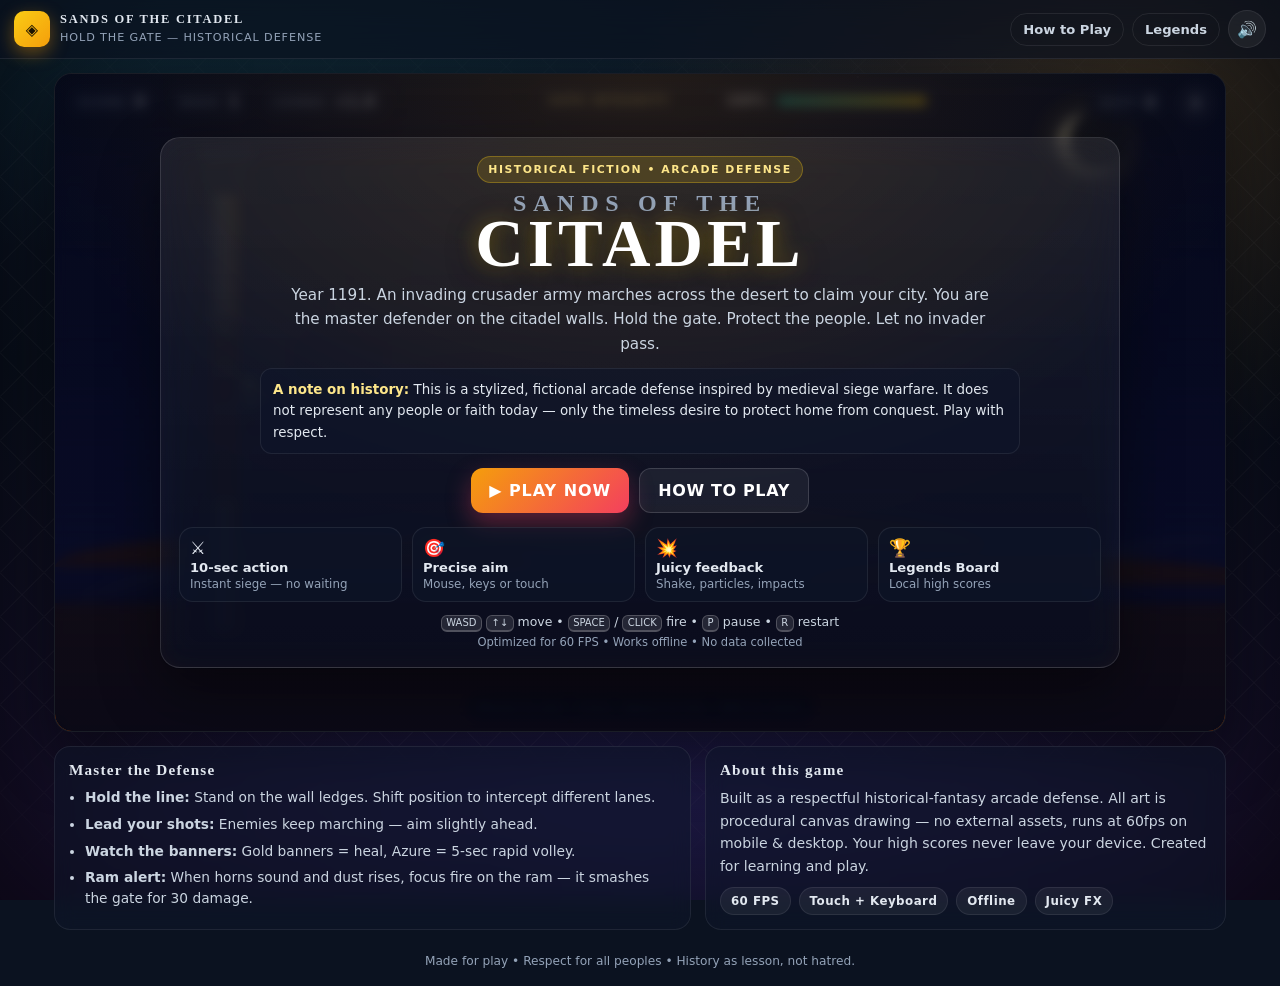
<file: app/index.html>
<!DOCTYPE html>
<html lang="en" dir="ltr">
<head>
  <meta charset="UTF-8" />
  <meta name="viewport" content="width=device-width, initial-scale=1.0, maximum-scale=1.0, user-scalable=no, viewport-fit=cover" />
  <title>Sands of the Citadel — Hold the Gate</title>
  <meta name="description" content="Defend your historic desert citadel from the siege. A fast, tactile arcade defense game." />
  <meta name="theme-color" content="#0f172a" />
  <meta name="apple-mobile-web-app-capable" content="yes" />
  <meta name="mobile-web-app-capable" content="yes" />
  <style>
/* ===== Sands of the Citadel — Style ===== */
:root{
  --bg:#0b1220;
  --panel:#0f172a;
  --sand:#fde68a;
  --sand-2:#f59e0b;
  --turq:#14b8a6;
  --turq-deep:#0f766e;
  --gold:#facc15;
  --indigo:#1e1b4b;
  --rose:#f43f5e;
  --muted:#94a3b8;
  --line:rgba(255,255,255,.08);
  --glass:rgba(255,255,255,.06);
  --glass2:rgba(255,255,255,.1);
  --shadow:0 24px 60px rgba(0,0,0,.45);
  --radius:18px;
}
*{box-sizing:border-box;margin:0;padding:0}
html{touch-action:manipulation; -webkit-text-size-adjust:100%;}
body{overscroll-behavior:none; -webkit-tap-highlight-color: transparent;}
canvas{touch-action:none;}
html,body{height:100%}
body{
  font-family:Inter, system-ui, -apple-system, Segoe UI, Roboto, sans-serif;
  background:var(--bg);
  color:#e2e8f0;
  overflow-x:hidden;
  -webkit-font-smoothing:antialiased;
}
button,input{font:inherit}
button{cursor:pointer}
kbd{font-family:inherit;background:rgba(255,255,255,.1);border:1px solid rgba(255,255,255,.2);border-bottom-width:2px;padding:.15em .45em;border-radius:6px;font-size:.8em}

/* Ambient BG */
.bg-wrap{position:fixed;inset:0;z-index:-2;pointer-events:none}
.bg-gradient{
  position:absolute;inset:0;
  background:
    radial-gradient(1200px 600px at 20% -10%, rgba(20,184,166,.18), transparent 60%),
    radial-gradient(900px 600px at 90% 10%, rgba(245,158,11,.18), transparent 60%),
    radial-gradient(800px 800px at 50% 100%, rgba(30,27,75,.9), transparent 70%),
    linear-gradient(180deg, #0f172a 0%, #0b1220 40%, #1a1030 100%);
}
.bg-pattern{
  position:absolute;inset:0;opacity:.07;
  background-image:
    linear-gradient(45deg, transparent 48%, rgba(255,255,255,.6) 49%, transparent 51%),
    linear-gradient(-45deg, transparent 48%, rgba(255,255,255,.6) 49%, transparent 51%);
  background-size:44px 44px;
  mask: linear-gradient(180deg, transparent, black 20%, black 80%, transparent);
}
.bg-vignette{position:absolute;inset:0;box-shadow:inset 0 0 180px rgba(0,0,0,.7)}

/* Topbar */
.topbar{
  position:sticky;top:0;z-index:20;
  display:flex;align-items:center;justify-content:space-between;
  gap:12px;padding:10px 14px;
  background:rgba(11,18,32,.6);backdrop-filter:blur(14px);
  border-bottom:1px solid var(--line);
}
.brand{display:flex;align-items:center;gap:10px;min-width:0}
.brand-icon{
  width:36px;height:36px;display:grid;place-items:center;border-radius:10px;
  background:linear-gradient(135deg, var(--gold), var(--sand-2));
  color:#1a1200;font-weight:900;box-shadow:0 6px 18px rgba(245,158,11,.4);
}
.brand-text strong{font-family:Cinzel, serif;letter-spacing:.14em;font-size:.78rem;display:block;line-height:1}
.brand-text span{font-size:.7rem;color:var(--muted);letter-spacing:.08em;text-transform:uppercase}
.topbar-actions{display:flex;gap:8px;align-items:center}
.ghost-btn{
  background:transparent;border:1px solid var(--line);color:#cbd5e1;
  padding:8px 12px;border-radius:999px;font-weight:600;font-size:.82rem;transition:.2s;
}
.ghost-btn:hover{background:var(--glass);color:#fff;border-color:rgba(255,255,255,.2)}
.ghost-btn.large{width:100%;border-radius:12px}
.icon-btn{
  width:38px;height:38px;border-radius:999px;border:1px solid var(--line);background:var(--glass);color:#fff;
  display:grid;place-items:center;font-size:1rem;
}
.icon-btn:hover{background:var(--glass2)}

/* Stage */
.stage{max-width:1200px;margin:0 auto;padding:14px;display:flex;flex-direction:column;gap:14px}
.game-frame{
  position:relative;width:100%;aspect-ratio:16/9;max-height:78vh;min-height:460px;
  background:#060a14;border-radius:var(--radius);overflow:hidden;
  box-shadow:var(--shadow);border:1px solid rgba(255,255,255,.08);
  isolation:isolate;
}
#gameCanvas{position:absolute;inset:0;width:100%;height:100%;display:block;image-rendering:optimizeSpeed}

/* HUD */
.hud{
  position:absolute;top:0;left:0;right:0;z-index:5;
  display:flex;align-items:flex-start;justify-content:space-between;gap:8px;
  padding:10px 10px 0 10px;pointer-events:none;
}
.hud > *{pointer-events:auto}
.hud-left,.hud-right{display:flex;gap:8px;align-items:center;flex-wrap:wrap}
.hud-center{flex:1;max-width:420px;display:flex;justify-content:center;padding:0 8px}
.stat.pill{
  display:flex;align-items:center;gap:8px;padding:8px 12px;border-radius:999px;
  background:rgba(15,23,42,.82);backdrop-filter:blur(10px);border:1px solid rgba(255,255,255,.1);
  box-shadow:0 8px 20px rgba(0,0,0,.3);
}
.stat .k{font-size:.68rem;letter-spacing:.14em;color:var(--muted);font-weight:700}
.stat b{font-size:.95rem;font-weight:900;letter-spacing:.02em}
.combo-pill{transition:.18s}
.combo-pill.hot{background:linear-gradient(135deg, #f59e0b, #f43f5e);border-color:rgba(255,255,255,.2);color:#fff}
.combo-pill.hot .k{color:rgba(255,255,255,.9)}
.gate-health{
  width:100%;background:rgba(15,23,42,.82);backdrop-filter:blur(10px);
  border:1px solid rgba(255,255,255,.1);border-radius:999px;padding:8px 12px;
  display:flex;align-items:center;gap:10px;
}
.gate-label{flex:1;display:flex;align-items:center;justify-content:space-between;gap:10px;min-width:0}
.gate-label span{font-size:.68rem;letter-spacing:.14em;font-weight:800;color:#fde68a;white-space:nowrap}
.gate-label small{font-weight:800;color:#fff}
.health-track{width:150px;height:10px;background:rgba(255,255,255,.12);border-radius:999px;overflow:hidden;position:relative;flex-shrink:0}
.health-fill{position:absolute;inset:0;width:100%;background:linear-gradient(90deg, #14b8a6, #facc15);transition:width .25s ease;box-shadow:0 0 12px rgba(20,184,166,.6)}
.health-fill.low{background:linear-gradient(90deg, #f59e0b, #f43f5e);box-shadow:0 0 12px rgba(244,63,94,.6)}
.health-fill.crit{background:linear-gradient(90deg, #f43f5e, #7f1d1d);animation:blink 0.6s infinite}
@keyframes blink{50%{opacity:.6}}
.health-glow{position:absolute;inset:0;background:linear-gradient(90deg, transparent, rgba(255,255,255,.25), transparent);transform:translateX(-100%);animation:glint 2.2s infinite}
@keyframes glint{to{transform:translateX(100%)}}
.pause-btn{
  width:38px;height:38px;border-radius:999px;border:1px solid rgba(255,255,255,.15);
  background:rgba(255,255,255,.08);color:#fff;font-size:1.1rem;display:grid;place-items:center;
  backdrop-filter:blur(10px);transition:.2s;
}
.pause-btn:hover{background:rgba(255,255,255,.15)}

/* Touch hint */
.touch-hint{
  position:absolute;bottom:10px;left:50%;transform:translateX(-50%);z-index:4;
  background:rgba(0,0,0,.55);backdrop-filter:blur(8px);border:1px solid rgba(255,255,255,.1);
  padding:6px 10px;border-radius:999px;font-size:.72rem;letter-spacing:.06em;color:#e2e8f0;white-space:nowrap;
  opacity:.9;
}

/* Touch controls */
.touch-controls{
  position:absolute;inset:0;z-index:3;pointer-events:none;display:none;
}
.touch-controls.visible{display:block}
.touch-pad{
  position:absolute;bottom:54px;background:rgba(15,23,42,.55);backdrop-filter:blur(12px);
  border:1px solid rgba(255,255,255,.12);border-radius:16px;padding:10px;pointer-events:auto;
}
.left-pad{left:10px;width:140px;display:flex;flex-direction:column;align-items:center;gap:6px}
.right-pad{right:10px;width:140px;display:flex;flex-direction:column;align-items:center;gap:8px}
.pad-label{font-size:.62rem;letter-spacing:.16em;font-weight:800;color:var(--muted)}
.pad-stick{width:64px;height:64px;border-radius:50%;background:rgba(255,255,255,.08);border:1px solid rgba(255,255,255,.12);position:relative}
.pad-stick::after{content:"";position:absolute;left:50%;top:50%;width:22px;height:22px;background:linear-gradient(135deg, var(--turq), var(--sand-2));border-radius:50%;transform:translate(-50%,-50%);box-shadow:0 6px 16px rgba(0,0,0,.4)}
.pad-arrows{display:grid;place-items:center;gap:4px}
.pad-arrows .row{display:flex;gap:12px}
.pad-arrows button{width:34px;height:34px;border-radius:10px;background:rgba(255,255,255,.08);border:1px solid rgba(255,255,255,.12);color:#fff;font-size:.8rem}
.fire-btn{
  width:100%;padding:12px;border-radius:12px;border:none;
  background:linear-gradient(135deg, var(--sand-2), var(--rose));color:#fff;font-weight:900;letter-spacing:.08em;
  box-shadow:0 8px 20px rgba(244,63,94,.3);transition:.15s;
}
.fire-btn:active{transform:scale(.98)}

.reticle{
  position:absolute;width:28px;height:28px;z-index:4;pointer-events:none;transform:translate(-50%,-50%);opacity:0;transition:opacity .2s;
}
.reticle span{
  position:absolute;inset:0;border:2px solid rgba(250,204,21,.95);border-radius:50%;box-shadow:0 0 10px rgba(250,204,21,.6), inset 0 0 6px rgba(250,204,21,.4);
}
.reticle span::before,.reticle span::after{
  content:"";position:absolute;background:rgba(250,204,21,.95);
}
.reticle span::before{left:50%;top:-6px;width:2px;height:8px;transform:translateX(-50%)}
.reticle span::after{top:50%;left:-6px;width:8px;height:2px;transform:translateY(-50%)}

/* Overlays */
.overlay{
  position:absolute;inset:0;z-index:6;background:radial-gradient(900px 600px at 50% 0%, rgba(245,158,11,.12), transparent 70%), linear-gradient(180deg, rgba(2,6,23,.72), rgba(2,6,23,.92));
  backdrop-filter:blur(6px);display:flex;align-items:center;justify-content:center;padding:14px;overflow:auto;
}
.overlay.hidden{display:none}
.overlay-inner{
  width:min(960px, 100%);max-height:92%;overflow:auto;
  background:linear-gradient(180deg, rgba(255,255,255,.08), rgba(255,255,255,.03));
  border:1px solid rgba(255,255,255,.12);border-radius:20px;padding:18px;
  box-shadow:var(--shadow);backdrop-filter:blur(16px);
}
.start-inner{text-align:center}
.badge{
  display:inline-block;padding:6px 10px;border-radius:999px;font-size:.68rem;letter-spacing:.14em;font-weight:800;
  background:rgba(250,204,21,.15);border:1px solid rgba(250,204,21,.3);color:#fde68a;
}
.title{margin:10px 0 6px;line-height:.9}
.title-line1{display:block;font-family:Cinzel, serif;font-weight:800;font-size:clamp(1rem, 2.8vw, 1.5rem);letter-spacing:.28em;color:#94a3b8}
.title-line2{display:block;font-family:Cinzel, serif;font-weight:800;font-size:clamp(2.2rem, 7vw, 4.2rem);letter-spacing:.06em;color:#fff;text-shadow:0 6px 30px rgba(0,0,0,.5), 0 0 22px rgba(250,204,21,.45)}
.subtitle{max-width:720px;margin:8px auto;color:#cbd5e1;font-size:.95rem;line-height:1.6}
.lore-box{max-width:760px;margin:12px auto;padding:10px 12px;border-radius:12px;background:rgba(15,23,42,.6);border:1px solid rgba(255,255,255,.08);text-align:left}
.lore-box p{font-size:.84rem;line-height:1.6;color:#e2e8f0}
.lore-box strong{color:#fde68a}
.cta-row{display:flex;gap:10px;justify-content:center;flex-wrap:wrap;margin:14px 0}
.primary-btn{
  appearance:none;border:none;padding:12px 18px;border-radius:12px;
  background:linear-gradient(135deg, #f59e0b, #f43f5e);color:#fff;font-weight:900;letter-spacing:.06em;
  box-shadow:0 10px 24px rgba(244,63,94,.35);transition:.18s;
}
.primary-btn:hover{transform:translateY(-1px);box-shadow:0 14px 30px rgba(244,63,94,.45)}
.primary-btn:active{transform:translateY(0)}
.primary-btn.pulse{animation:pulseBtn 1.8s infinite}
@keyframes pulseBtn{0%,100%{box-shadow:0 10px 24px rgba(244,63,94,.35)}50%{box-shadow:0 16px 36px rgba(245,158,11,.45)}}
.secondary-btn{
  padding:12px 18px;border-radius:12px;border:1px solid rgba(255,255,255,.15);background:rgba(255,255,255,.06);color:#fff;font-weight:800;letter-spacing:.04em;transition:.18s;
}
.secondary-btn:hover{background:rgba(255,255,255,.12)}
.feature-grid{display:grid;grid-template-columns:repeat(4,1fr);gap:10px;margin-top:10px;text-align:left}
.feat{background:rgba(15,23,42,.55);border:1px solid rgba(255,255,255,.08);border-radius:14px;padding:10px;display:flex;flex-direction:column;gap:2px}
.feat span{font-size:1.1rem}
.feat b{font-size:.82rem}
.feat em{font-style:normal;font-size:.74rem;color:var(--muted)}
.start-footer{margin-top:12px;display:flex;flex-direction:column;gap:6px;align-items:center}
.keys-line{font-size:.78rem;color:#cbd5e1}
.tiny{font-size:.72rem;color:var(--muted)}

/* Modals */
.modal{max-width:720px}
.modal h2{font-family:Cinzel, serif;letter-spacing:.08em;font-size:1.4rem;margin-bottom:6px}
.modal p{color:#cbd5e1;font-size:.9rem;line-height:1.5}
.how-grid{display:grid;grid-template-columns:repeat(3,1fr);gap:10px;margin:14px 0}
.how-card{background:rgba(15,23,42,.6);border:1px solid rgba(255,255,255,.08);border-radius:14px;padding:12px;text-align:left}
.how-ico{font-size:1.4rem;margin-bottom:6px}
.how-card h3{font-size:.92rem;margin-bottom:4px}
.how-card p{font-size:.82rem;color:#cbd5e1}
.how-actions{display:flex;gap:10px;justify-content:center;flex-wrap:wrap;margin-top:10px}
.stack{display:flex;flex-direction:column;gap:10px;margin-top:12px}
.pause-modal{text-align:center}
.toggle{display:flex;gap:8px;align-items:center;justify-content:center;margin-top:12px;font-size:.82rem;color:#cbd5e1}
.toggle input{accent-color:var(--sand-2)}

.over-modal{text-align:center}
.over-badge{display:inline-block;padding:6px 10px;border-radius:999px;background:rgba(244,63,94,.15);border:1px solid rgba(244,63,94,.3);color:#fecaca;font-weight:800;letter-spacing:.12em;font-size:.72rem}
.score-hero{display:flex;gap:12px;align-items:stretch;justify-content:center;flex-wrap:wrap;margin:12px 0}
.hero-score{
  min-width:180px;padding:14px;border-radius:16px;background:linear-gradient(135deg, rgba(245,158,11,.2), rgba(20,184,166,.2));
  border:1px solid rgba(255,255,255,.1);display:flex;flex-direction:column;align-items:center;gap:2px;
}
.hero-score span{font-size:.7rem;letter-spacing:.16em;color:var(--muted);font-weight:800}
.hero-score b{font-size:2.2rem;font-weight:900;letter-spacing:.02em}
.hero-stats{display:grid;grid-template-columns:repeat(2,1fr);gap:8px;flex:1;min-width:220px}
.hero-stats > div{background:rgba(15,23,42,.6);border:1px solid rgba(255,255,255,.06);border-radius:12px;padding:10px;text-align:left}
.hero-stats span{display:block;font-size:.68rem;letter-spacing:.12em;color:var(--muted);font-weight:700}
.hero-stats b{display:block;font-size:1.05rem;font-weight:900}
.name-entry{margin:12px 0;padding:12px;background:rgba(15,23,42,.6);border:1px solid rgba(255,255,255,.08);border-radius:12px}
.name-row{display:flex;gap:8px;justify-content:center;margin-top:8px;flex-wrap:wrap}
.name-row input{flex:1;min-width:160px;max-width:260px;padding:10px 12px;border-radius:10px;border:1px solid rgba(255,255,255,.15);background:rgba(255,255,255,.06);color:#fff}
.over-actions{display:flex;gap:10px;justify-content:center;flex-wrap:wrap;margin-top:10px}
.mini-board{margin-top:12px;text-align:left}

.board-table{display:grid;gap:6px;margin:10px 0}
.board-row{
  display:grid;grid-template-columns:40px 1fr 100px 90px 110px;gap:6px;align-items:center;
  padding:8px 10px;border-radius:10px;background:rgba(15,23,42,.6);border:1px solid rgba(255,255,255,.06);font-size:.85rem;
}
.board-row.head{background:transparent;border:none;color:var(--muted);font-weight:800;letter-spacing:.08em;font-size:.72rem}
.board-row.me{background:linear-gradient(135deg, rgba(245,158,11,.18), rgba(20,184,166,.12));border-color:rgba(250,204,21,.25)}
.board-actions{display:flex;gap:10px;justify-content:center;flex-wrap:wrap}

.below{display:grid;grid-template-columns:1.1fr .9fr;gap:14px}
.below-card{
  background:rgba(15,23,42,.5);border:1px solid var(--line);border-radius:16px;padding:14px;
  backdrop-filter:blur(10px);
}
.below-card h3{font-family:Cinzel, serif;letter-spacing:.08em;font-size:.95rem;margin-bottom:8px}
.below-card ul{padding-left:16px;display:grid;gap:6px;color:#cbd5e1;font-size:.86rem;line-height:1.5}
.below-card p{color:#cbd5e1;font-size:.88rem;line-height:1.6}
.pill-row{display:flex;gap:8px;flex-wrap:wrap;margin-top:10px}
.mini-pill{padding:6px 10px;border-radius:999px;background:rgba(255,255,255,.06);border:1px solid rgba(255,255,255,.08);font-size:.74rem;font-weight:700;letter-spacing:.04em}

.toast{
  position:absolute;left:50%;bottom:18%;transform:translateX(-50%);z-index:8;
  background:rgba(15,23,42,.9);border:1px solid rgba(255,255,255,.12);color:#fff;
  padding:10px 14px;border-radius:999px;font-weight:800;letter-spacing:.04em;font-size:.84rem;
  box-shadow:0 12px 28px rgba(0,0,0,.4);backdrop-filter:blur(10px);
}
.toast.hidden{display:none}

.footer{max-width:1200px;margin:0 auto;padding:10px 14px 18px;color:var(--muted);font-size:.76rem;text-align:center}

/* Responsive */
@media (max-width:900px){
  .feature-grid{grid-template-columns:repeat(2,1fr)}
  .how-grid{grid-template-columns:1fr}
  .below{grid-template-columns:1fr}
  .board-row{grid-template-columns:30px 1fr 80px 70px}
  .board-row span:nth-child(5){display:none}
  .hud-center{max-width:220px}
  .health-track{width:110px}
}
@media (max-width:640px){
  .topbar{padding:8px 10px}
  .brand-text span{display:none}
  .game-frame{aspect-ratio: 9/14;max-height:none;min-height:560px}
  .hud{flex-wrap:wrap}
  .hud-center{order:3;flex:1 1 100%;max-width:none}
  .gate-health{max-width:none}
  .touch-controls.visible{display:block}
  .touch-hint{font-size:.62rem;bottom:52px}
}
@media (hover:none) and (pointer:coarse){
  .touch-controls{display:block}
  .reticle{opacity:1}
}

/* Reduced motion */
@media (prefers-reduced-motion: reduce){
  .primary-btn.pulse{animation:none}
  .health-glow{animation:none}
}

</style>
  <!-- Fonts: system stack for offline 60fps, no external requests -->
</head>
<body>
  <!-- Ambient background -->
  <div class="bg-wrap" aria-hidden="true">
    <div class="bg-gradient"></div>
    <div class="bg-pattern"></div>
    <div class="bg-vignette"></div>
  </div>

  <!-- Top bar -->
  <header class="topbar">
    <div class="brand">
      <span class="brand-icon">◈</span>
      <div class="brand-text">
        <strong>SANDS OF THE CITADEL</strong>
        <span>Hold the Gate — Historical Defense</span>
      </div>
    </div>
    <div class="topbar-actions">
      <button id="btnHow" class="ghost-btn">How to Play</button>
      <button id="btnScoresTop" class="ghost-btn">Legends</button>
      <button id="btnSound" class="icon-btn" aria-label="Toggle sound">🔊</button>
    </div>
  </header>

  <main class="stage">
    <!-- Game frame -->
    <div class="game-frame" id="gameFrame">
      <canvas id="gameCanvas" width="1280" height="720" aria-label="Game canvas"></canvas>

      <!-- HUD -->
      <div class="hud">
        <div class="hud-left">
          <div class="stat pill">
            <span class="k">SCORE</span>
            <b id="hudScore">0</b>
          </div>
          <div class="stat pill">
            <span class="k">WAVE</span>
            <b id="hudWave">1</b>
          </div>
          <div class="stat pill combo-pill" id="comboPill">
            <span class="k">COMBO</span>
            <b id="hudCombo">×1.0</b>
          </div>
        </div>
        <div class="hud-center">
          <div class="gate-health">
            <div class="gate-label">
              <span>GATE INTEGRITY</span>
              <small id="hudHealthText">100%</small>
            </div>
            <div class="health-track">
              <div class="health-fill" id="healthFill" style="width:100%"></div>
              <div class="health-glow"></div>
            </div>
          </div>
        </div>
        <div class="hud-right">
          <div class="stat pill subtle">
            <span class="k">BEST</span>
            <b id="hudBest">0</b>
          </div>
          <button id="btnPause" class="pause-btn" aria-label="Pause">⏸︎</button>
        </div>
      </div>

      <!-- Touch controls hint -->
      <div class="touch-hint" id="touchHint">DRAG to aim • TAP right side to fire • SWIPE left side to move</div>

      <!-- On-screen touch pads (shown on touch) -->
      <div class="touch-controls" id="touchControls">
        <div class="touch-pad left-pad" id="movePad">
          <div class="pad-label">MOVE</div>
          <div class="pad-stick" id="moveStick"></div>
          <div class="pad-arrows">
            <button data-mv="up">▲</button>
            <div class="row"><button data-mv="left">◀</button><button data-mv="right">▶</button></div>
            <button data-mv="down">▼</button>
          </div>
        </div>
        <div class="touch-pad right-pad" id="firePad">
          <div class="pad-label">AIM & FIRE</div>
          <button id="fireBtn" class="fire-btn">⟢ FIRE</button>
          <div class="pad-sub">Hold or tap</div>
        </div>
      </div>

      <!-- Aim reticle -->
      <div class="reticle" id="reticle" aria-hidden="true"><span></span></div>

      <!-- Start Screen -->
      <section class="overlay start-overlay" id="startScreen">
        <div class="overlay-inner start-inner">
          <div class="badge">HISTORICAL FICTION • ARCADE DEFENSE</div>
          <h1 class="title">
            <span class="title-line1">SANDS OF THE</span>
            <span class="title-line2">CITADEL</span>
          </h1>
          <p class="subtitle">Year 1191. An invading crusader army marches across the desert to claim your city. You are the master defender on the citadel walls. Hold the gate. Protect the people. Let no invader pass.</p>
          
          <div class="lore-box">
            <p><strong>A note on history:</strong> This is a stylized, fictional arcade defense inspired by medieval siege warfare. It does not represent any people or faith today — only the timeless desire to protect home from conquest. Play with respect.</p>
          </div>

          <div class="cta-row">
            <button id="btnPlay" class="primary-btn pulse">▶ PLAY NOW</button>
            <button id="btnHow2" class="secondary-btn">HOW TO PLAY</button>
          </div>

          <div class="feature-grid">
            <div class="feat"><span>⚔️</span><b>10-sec action</b><em>Instant siege — no waiting</em></div>
            <div class="feat"><span>🎯</span><b>Precise aim</b><em>Mouse, keys or touch</em></div>
            <div class="feat"><span>💥</span><b>Juicy feedback</b><em>Shake, particles, impacts</em></div>
            <div class="feat"><span>🏆</span><b>Legends Board</b><em>Local high scores</em></div>
          </div>

          <div class="start-footer">
            <div class="keys-line"><kbd>WASD</kbd> <kbd>↑↓</kbd> move • <kbd>SPACE</kbd> / <kbd>CLICK</kbd> fire • <kbd>P</kbd> pause • <kbd>R</kbd> restart</div>
            <div class="tiny">Optimized for 60 FPS • Works offline • No data collected</div>
          </div>
        </div>
      </section>

      <!-- How to Play -->
      <section class="overlay hidden" id="howScreen">
        <div class="overlay-inner modal">
          <h2>How to Defend</h2>
          <div class="how-grid">
            <div class="how-card">
              <div class="how-ico">🛡️</div>
              <h3>Your Duty</h3>
              <p>Enemies march from the desert toward the citadel gate (left). If they reach it, the gate loses integrity. At 0%, the city falls.</p>
            </div>
            <div class="how-card">
              <div class="how-ico">🏹</div>
              <h3>Shoot</h3>
              <p><b>Desktop:</b> Move mouse to aim, click or <kbd>SPACE</kbd> to fire. <kbd>W/S</kbd> or <kbd>↑/↓</kbd> to move along the wall.<br><b>Mobile:</b> Drag right side to aim, tap <em>Fire</em>. Use left pad to move.</p>
            </div>
            <div class="how-card">
              <div class="how-ico">🔥</div>
              <h3>Score & Combo</h3>
              <p>Chain hits without missing to build combo ×2.0, ×3.0… Headshots give +50. Every 5 waves you face a ram! Collect falling banners for heal & rapid fire.</p>
            </div>
          </div>
          <div class="how-actions">
            <button class="primary-btn" id="btnHowPlay">UNDERSTOOD — TO BATTLE</button>
            <button class="secondary-btn" id="btnHowClose">Close</button>
          </div>
        </div>
      </section>

      <!-- Pause -->
      <section class="overlay hidden" id="pauseScreen">
        <div class="overlay-inner modal pause-modal">
          <h2>⏸ Paused</h2>
          <p>Take a breath, defender. The siege can wait a moment.</p>
          <div class="stack">
            <button id="btnResume" class="primary-btn">RESUME (P)</button>
            <button id="btnRestart1" class="secondary-btn">RESTART (R)</button>
            <button id="btnHome1" class="ghost-btn large">EXIT TO MENU</button>
          </div>
          <label class="toggle"><input type="checkbox" id="chkReduceMotion"> Reduce motion & particles</label>
        </div>
      </section>

      <!-- Game Over -->
      <section class="overlay hidden" id="overScreen">
        <div class="overlay-inner modal over-modal">
          <div class="over-badge" id="overBadge">THE GATE HAS FALLEN</div>
          <h2 id="overTitle">City Held for Glory</h2>
          <div class="score-hero">
            <div class="hero-score">
              <span>SCORE</span>
              <b id="overScore">0</b>
            </div>
            <div class="hero-stats">
              <div><span>Wave reached</span><b id="overWave">1</b></div>
              <div><span>Enemies stopped</span><b id="overKills">0</b></div>
              <div><span>Accuracy</span><b id="overAcc">0%</b></div>
              <div><span>Best combo</span><b id="overCombo">×1</b></div>
            </div>
          </div>

          <div class="name-entry" id="nameEntry">
            <p>🎉 New legend! Enter your name for the Hall of Defenders:</p>
            <div class="name-row">
              <input id="nameInput" maxlength="14" placeholder="Your name" autocomplete="off" />
              <button id="btnSaveScore" class="primary-btn">Save</button>
            </div>
          </div>

          <div class="over-actions">
            <button id="btnAgain" class="primary-btn pulse">↻ PLAY AGAIN (R)</button>
            <button id="btnHome2" class="secondary-btn">MENU</button>
          </div>

          <div class="mini-board" id="miniBoard"></div>
        </div>
      </section>

      <!-- Leaderboard -->
      <section class="overlay hidden" id="boardScreen">
        <div class="overlay-inner modal board-modal">
          <h2>🏆 Hall of Defenders</h2>
          <p>Top defenders of the citadel — stored only on this device.</p>
          <div id="boardTable" class="board-table"></div>
          <div class="board-actions">
            <button id="btnBoardClose" class="secondary-btn">Close</button>
            <button id="btnBoardClear" class="ghost-btn danger">Clear Scores</button>
          </div>
        </div>
      </section>

      <!-- Floating messages -->
      <div id="toast" class="toast hidden"></div>
    </div>

    <!-- Below-canvas info -->
    <div class="below">
      <div class="below-card">
        <h3>Master the Defense</h3>
        <ul>
          <li><b>Hold the line:</b> Stand on the wall ledges. Shift position to intercept different lanes.</li>
          <li><b>Lead your shots:</b> Enemies keep marching — aim slightly ahead.</li>
          <li><b>Watch the banners:</b> Gold banners = heal, Azure = 5-sec rapid volley.</li>
          <li><b>Ram alert:</b> When horns sound and dust rises, focus fire on the ram — it smashes the gate for 30 damage.</li>
        </ul>
      </div>
      <div class="below-card">
        <h3>About this game</h3>
        <p>Built as a respectful historical-fantasy arcade defense. All art is procedural canvas drawing — no external assets, runs at 60fps on mobile & desktop. Your high scores never leave your device. Created for learning and play.</p>
        <div class="pill-row"><span class="mini-pill">60 FPS</span><span class="mini-pill">Touch + Keyboard</span><span class="mini-pill">Offline</span><span class="mini-pill">Juicy FX</span></div>
      </div>
    </div>
  </main>

  <footer class="footer">
    <span>Made for play • Respect for all peoples • History as lesson, not hatred.</span>
  </footer>

  <script>
/* Sands of the Citadel — Core Engine
   Vanilla JS Canvas, 60fps, pooled objects, procedural rendering
*/
const canvas = document.getElementById('gameCanvas');
const ctx = canvas.getContext('2d');
const gameFrame = document.getElementById('gameFrame');
const hudScore = document.getElementById('hudScore');
const hudWave = document.getElementById('hudWave');
const hudCombo = document.getElementById('hudCombo');
const comboPill = document.getElementById('comboPill');
const hudHealthText = document.getElementById('hudHealthText');
const hudBest = document.getElementById('hudBest');
const healthFill = document.getElementById('healthFill');
const reticle = document.getElementById('reticle');
const touchHint = document.getElementById('touchHint');
const touchControls = document.getElementById('touchControls');
const toastEl = document.getElementById('toast');

// Overlays
const startScreen = document.getElementById('startScreen');
const howScreen = document.getElementById('howScreen');
const pauseScreen = document.getElementById('pauseScreen');
const overScreen = document.getElementById('overScreen');
const boardScreen = document.getElementById('boardScreen');

// Buttons
const btnPlay = document.getElementById('btnPlay');
const btnHow = document.getElementById('btnHow');
const btnHow2 = document.getElementById('btnHow2');
const btnHowPlay = document.getElementById('btnHowPlay');
const btnHowClose = document.getElementById('btnHowClose');
const btnScoresTop = document.getElementById('btnScoresTop');
const btnPause = document.getElementById('btnPause');
const btnResume = document.getElementById('btnResume');
const btnRestart1 = document.getElementById('btnRestart1');
const btnHome1 = document.getElementById('btnHome1');
const btnAgain = document.getElementById('btnAgain');
const btnHome2 = document.getElementById('btnHome2');
const btnSaveScore = document.getElementById('btnSaveScore');
const btnBoardClose = document.getElementById('btnBoardClose');
const btnBoardClear = document.getElementById('btnBoardClear');
const btnSound = document.getElementById('btnSound');
const nameInput = document.getElementById('nameInput');
const nameEntry = document.getElementById('nameEntry');
const chkReduce = document.getElementById('chkReduceMotion');

// HUD board
const overScoreEl = document.getElementById('overScore');
const overWaveEl = document.getElementById('overWave');
const overKillsEl = document.getElementById('overKills');
const overAccEl = document.getElementById('overAcc');
const overComboEl = document.getElementById('overCombo');
const overBadge = document.getElementById('overBadge');
const overTitle = document.getElementById('overTitle');
const miniBoard = document.getElementById('miniBoard');
const boardTable = document.getElementById('boardTable');

// ----- Constants -----
const LOG_W = 1280;
const LOG_H = 720;
const WALL_X = 185;
const WALL_TOP = 128;
const WALL_BOT = 612;
const GATE_Y = LOG_H/2;
const GATE_W = 22;
const GATE_H = 210;

// Game state
let phase = 'start'; // start, playing, paused, over
let score = 0;
let wave = 1;
let gateHealth = 100;
let gateMax = 100;
let kills = 0;
let shots = 0;
let hits = 0;
let combo = 0;
let comboTimer = 0;
let bestCombo = 0;
let spawnTimer = 0;
let spawnInterval = 1.15;
let waveKills = 0;
let elapsed = 0;
let difficulty = 1;
let isMuted = false;
let reduceMotion = false;

// Player
const player = {
  x: WALL_X + 28,
  y: LOG_H/2,
  vy: 0,
  w: 32, h: 52,
  cooldown: 0,
  aimX: LOG_W*0.6,
  aimY: LOG_H/2,
  rapid: 0,
};

// Pools
let enemies = [];
let arrows = [];
let particles = [];
let pickups = [];
let floaters = [];

// Input
const keys = new Set();
let pointer = { x: LOG_W*0.6, y: LOG_H/2, down:false, active:false };
let moveDir = { x:0, y:0 };
let fireHeld = false;

// Shake & effects
let shake = 0;
let shakeDecay = 0.92;
let hitStop = 0;

// High scores
const LS_KEY = 'citadel_legends_v2';
const LS_BEST = 'citadel_best_v2';
let highScores = loadScores();
let bestScore = parseInt(localStorage.getItem(LS_BEST)||'0',10);
hudBest.textContent = bestScore.toLocaleString();

// Audio
let audioCtx = null;
function ensureAudio(){
  if(audioCtx) return;
  try{ audioCtx = new (window.AudioContext||window.webkitAudioContext)(); }catch{}
}
function tone(freq, dur, type='sine', gain=0.18, slideTo){
  if(isMuted || !audioCtx || reduceMotion) return;
  const t = audioCtx.currentTime;
  const o = audioCtx.createOscillator();
  const g = audioCtx.createGain();
  o.type = type; o.frequency.value = freq;
  o.connect(g); g.connect(audioCtx.destination);
  g.gain.setValueAtTime(gain, t);
  g.gain.exponentialRampToValueAtTime(0.0001, t+dur);
  if(slideTo){ o.frequency.linearRampToValueAtTime(slideTo, t+dur*0.9); }
  o.start(t); o.stop(t+dur+0.02);
}
function noiseBurst(dur=0.18, gain=0.22){
  if(isMuted || !audioCtx || reduceMotion) return;
  const t = audioCtx.currentTime;
  const bufferSize = Math.floor(audioCtx.sampleRate*dur);
  const buffer = audioCtx.createBuffer(1, bufferSize, audioCtx.sampleRate);
  const data = buffer.getChannelData(0);
  for(let i=0;i<bufferSize;i++) data[i]=(Math.random()*2-1)*Math.pow(1-i/bufferSize,1.2);
  const src = audioCtx.createBufferSource(); src.buffer=buffer;
  const g = audioCtx.createGain(); g.gain.value=gain;
  const f = audioCtx.createBiquadFilter(); f.type='lowpass'; f.frequency.value=1800;
  src.connect(f); f.connect(g); g.connect(audioCtx.destination);
  g.gain.exponentialRampToValueAtTime(0.0001, t+dur);
  src.start(t);
}
const SFX = {
  shoot(){ ensureAudio(); tone(860,0.12,'triangle',0.16,420); setTimeout(()=>tone(1200,0.06,'sine',0.08),30); },
  hit(){ ensureAudio(); tone(220,0.16,'square',0.12,90); noiseBurst(0.1,0.12); },
  gate(){ ensureAudio(); tone(110,0.35,'sawtooth',0.2, 60); noiseBurst(0.25,0.18); },
  pickup(){ ensureAudio(); tone(520,0.12,'sine',0.14,780); setTimeout(()=>tone(880,0.14,'sine',0.12),80); },
  ramHorn(){ ensureAudio(); tone(180,0.5,'triangle',0.18, 120); setTimeout(()=>tone(140,0.7,'sawtooth',0.16),240); },
  over(){ ensureAudio(); tone(440,0.3,'sine',0.14, 330); setTimeout(()=>tone(330,0.4,'triangle',0.14, 220),180); setTimeout(()=>tone(220,0.6,'sine',0.12),380); },
  click(){ ensureAudio(); tone(700,0.08,'sine',0.08,900); }
};

// Utilities
function clamp(v,a,b){return Math.max(a,Math.min(b,v));}
function lerp(a,b,t){return a+(b-a)*t;}
function rand(a,b){return a+Math.random()*(b-a);}
function choice(a){return a[Math.floor(Math.random()*a.length)];}

// Load/Save scores
function loadScores(){
  try{ const v=JSON.parse(localStorage.getItem(LS_KEY)||'[]'); return Array.isArray(v)?v:[]; }catch{ return []; }
}
function saveScores(){
  localStorage.setItem(LS_KEY, JSON.stringify(highScores));
  const best = highScores[0]?.score||0;
  localStorage.setItem(LS_BEST, String(best));
  hudBest.textContent = String(best);
}
function addScore(name, scoreVal, waveVal, killsVal){
  highScores.push({name: (name||'Defender').slice(0,14), score:scoreVal, wave:waveVal, kills:killsVal, date: new Date().toLocaleDateString()});
  highScores.sort((a,b)=>b.score-a.score);
  highScores = highScores.slice(0,10);
  saveScores();
}
function renderBoard(container, highlightScore=null){
  if(highScores.length===0){
    container.innerHTML = `<div style="padding:14px;text-align:center;color:var(--muted)">No legends yet — be the first to hold the gate!</div>`;
    return;
  }
  let html = `<div class="board-row head"><div>#</div><div>Name</div><div>Score</div><div>Wave</div><div>Date</div></div>`;
  highScores.forEach((s,i)=>{
    const me = highlightScore!==null && s.score===highlightScore ? ' me':'';
    html += `<div class="board-row${me}"><div>${i+1}</div><div>${escapeHtml(s.name)}</div><div><b>${s.score.toLocaleString()}</b></div><div>W${s.wave}</div><div>${s.date}</div></div>`;
  });
  container.innerHTML = html;
}
function escapeHtml(s){ return s.replace(/[&<>"']/g, c=>({ '&':'&amp;','<':'&lt;','>':'&gt;','"':'&quot;',"'":'&#39;'}[c])); }
function showToast(msg, ms=1600){
  toastEl.textContent = msg;
  toastEl.classList.remove('hidden');
  clearTimeout(showToast._t);
  showToast._t = setTimeout(()=>toastEl.classList.add('hidden'), ms);
}

// ----- Coordinate mapping -----
function toLogical(e){
  const rect = canvas.getBoundingClientRect();
  const sx = LOG_W / rect.width;
  const sy = LOG_H / rect.height;
  return {
    x: (e.clientX - rect.left)*sx,
    y: (e.clientY - rect.top)*sy
  };
}
function updateReticle(){
  // Position reticle DOM element to mirror pointer
  const rect = canvas.getBoundingClientRect();
  const rx = (player.aimX / LOG_W)*rect.width;
  const ry = (player.aimY / LOG_H)*rect.height;
  reticle.style.left = (rect.left + rx - gameFrame.getBoundingClientRect().left) + 'px'; // will be repositioned relative to gameFrame? Actually reticle is absolute inside gameFrame
  // Simpler: set inside gameFrame coords as %
  reticle.style.left = (player.aimX / LOG_W * 100) + '%';
  reticle.style.top = (player.aimY / LOG_H * 100) + '%';
  reticle.style.opacity = phase==='playing' ? '1' : '0';
}
function refreshDPR(){
  const dpr = Math.min(2, window.devicePixelRatio||1);
  canvas.width = LOG_W * dpr;
  canvas.height = LOG_H * dpr;
  canvas.style.width = '100%';
  canvas.style.height = '100%';
  ctx.setTransform(dpr,0,0,dpr,0,0);
}
window.addEventListener('resize', ()=>{ refreshDPR(); updateReticle(); });
refreshDPR();

// ----- Input handlers -----
canvas.addEventListener('pointerdown', e=>{
  ensureAudio();
  canvas.setPointerCapture(e.pointerId);
  const p = toLogical(e);
  pointer.x=p.x; pointer.y=p.y; pointer.down=true; pointer.active=true;
  player.aimX = p.x; player.aimY = p.y;
  updateReticle();
  if(phase==='playing'){
    // If clicking on left third, treat as move hint not aim? But we allow aim anywhere.
    // Prevent firing if over HUD? Simple fire on down
    // We'll fire via main loop hold handling; give instant shot
    tryShoot();
  }
});
canvas.addEventListener('pointermove', e=>{
  if(!pointer.active && phase!=='playing') return;
  const p = toLogical(e);
  pointer.x=p.x; pointer.y=p.y;
  player.aimX = p.x; player.aimY = p.y;
  updateReticle();
});
canvas.addEventListener('pointerup', e=>{
  pointer.down=false;
  // keep active for aim
});
canvas.addEventListener('pointercancel', ()=>{ pointer.down=false; });
window.addEventListener('keydown', e=>{
  const k = e.key.toLowerCase();
  keys.add(k);
  if(k==='p' || k===' ' && e.code==='Space' && phase==='playing' && e.target===document.body) { /* handled */ }
  if(k==='p'){
    if(phase==='playing'){ setPaused(true); }
    else if(phase==='paused'){ setPaused(false); }
  }
  if(k==='r'){
    if(phase==='paused' || phase==='over'){ startGame(); }
  }
  if(k===' ' || k==='spacebar'){
    if(phase==='playing') { e.preventDefault(); tryShoot(); }
  }
  if(k==='escape'){
    if(phase==='paused'){ setPaused(false); }
    else if(phase==='playing'){ setPaused(true); }
    else if(!howScreen.classList.contains('hidden') || !boardScreen.classList.contains('hidden') || !overScreen.classList.contains('hidden')){
      howScreen.classList.add('hidden'); boardScreen.classList.add('hidden');
      if(phase==='over'){} else if(phase==='start'){}
    }
  }
});
window.addEventListener('keyup', e=>{ keys.delete(e.key.toLowerCase()); });

// Touch pads
const moveButtons = document.querySelectorAll('[data-mv]');
moveButtons.forEach(btn=>{
  const handler = (e)=>{
    e.preventDefault();
    const mv = btn.dataset.mv;
    // set moveDir
    if(mv==='up') moveDir.y = -1;
    if(mv==='down') moveDir.y = 1;
    if(mv==='left') moveDir.x = -1;
    if(mv==='right') moveDir.x = 1;
    SFX.click();
  };
  btn.addEventListener('touchstart', handler, {passive:false});
  btn.addEventListener('mousedown', handler);
  btn.addEventListener('touchend', ()=>{ moveDir={x:0,y:0}; });
  btn.addEventListener('mouseup', ()=>{ moveDir={x:0,y:0}; });
  btn.addEventListener('mouseleave', ()=>{ moveDir={x:0,y:0}; });
});
document.getElementById('fireBtn').addEventListener('touchstart', e=>{ e.preventDefault(); fireHeld=true; ensureAudio(); }, {passive:false});
document.getElementById('fireBtn').addEventListener('touchend', e=>{ e.preventDefault(); fireHeld=false; });
document.getElementById('fireBtn').addEventListener('mousedown', ()=>{ fireHeld=true; });
document.getElementById('fireBtn').addEventListener('mouseup', ()=>{ fireHeld=false; });

// Buttons
btnPlay.addEventListener('click', ()=>{ SFX.click(); startGame(); });
btnHow.addEventListener('click', ()=>{ SFX.click(); howScreen.classList.remove('hidden'); });
btnHow2.addEventListener('click', ()=>{ SFX.click(); howScreen.classList.remove('hidden'); });
btnHowPlay.addEventListener('click', ()=>{ SFX.click(); howScreen.classList.add('hidden'); if(phase==='start') startGame(); });
btnHowClose.addEventListener('click', ()=>{ howScreen.classList.add('hidden'); });
btnScoresTop.addEventListener('click', ()=>{ SFX.click(); boardScreen.classList.remove('hidden'); renderBoard(boardTable); });
btnPause.addEventListener('click', ()=>{ SFX.click(); if(phase==='playing') setPaused(true); });
btnResume.addEventListener('click', ()=>{ SFX.click(); setPaused(false); });
btnRestart1.addEventListener('click', ()=>{ SFX.click(); startGame(); });
btnHome1.addEventListener('click', ()=>{ SFX.click(); goHome(); });
btnAgain.addEventListener('click', ()=>{ SFX.click(); startGame(); });
btnHome2.addEventListener('click', ()=>{ SFX.click(); goHome(); });
btnSaveScore.addEventListener('click', saveName);
nameInput.addEventListener('keydown', e=>{ if(e.key==='Enter') saveName(); });
btnBoardClose.addEventListener('click', ()=> boardScreen.classList.add('hidden'));
btnBoardClear.addEventListener('click', ()=>{
  if(confirm('Clear all local legends?')){
    highScores=[]; saveScores(); renderBoard(boardTable); renderBoard(miniBoard);
    showToast('Legends cleared');
  }
});
btnSound.addEventListener('click', ()=>{
  isMuted = !isMuted;
  btnSound.textContent = isMuted ? '🔇' : '🔊';
  btnSound.style.opacity = isMuted ? '0.6' : '1';
  showToast(isMuted ? 'Sound muted' : 'Sound on');
});
chkReduce.addEventListener('change', ()=>{ reduceMotion = chkReduce.checked; showToast(reduceMotion ? 'Reduced motion on' : 'Motion effects on'); });
document.getElementById('movePad').addEventListener('touchmove', e=>{ e.preventDefault(); }, {passive:false});


// ----- Game flow -----
function goHome(){
  phase='start';
  pauseScreen.classList.add('hidden');
  overScreen.classList.add('hidden');
  boardScreen.classList.add('hidden');
  startScreen.classList.remove('hidden');
  resetWorld(true);
  hudWave.textContent = '1';
  updateHUD();
}
function setPaused(v){
  if(phase==='over' || phase==='start') return;
  if(v){
    phase='paused';
    pauseScreen.classList.remove('hidden');
  } else {
    phase='playing';
    pauseScreen.classList.add('hidden');
  }
}
function resetWorld(showStart){
  score=0; wave=1; gateHealth=gateMax; kills=0; shots=0; hits=0; combo=0; comboTimer=0; bestCombo=0; waveKills=0; elapsed=0; difficulty=1; spawnTimer=0; spawnInterval=1.15;
  player.y=LOG_H/2; player.rapid=0; player.cooldown=0;
  enemies.length=0; arrows.length=0; particles.length=0; pickups.length=0; floaters.length=0;
  shake=0;
  if(showStart) startScreen.classList.remove('hidden');
  else startScreen.classList.add('hidden');
  overScreen.classList.add('hidden');
  pauseScreen.classList.add('hidden');
  updateHUD();
}
function startGame(){
  ensureAudio();
  resetWorld(false);
  phase='playing';
  startScreen.classList.add('hidden');
  overScreen.classList.add('hidden');
  pauseScreen.classList.add('hidden');
  howScreen.classList.add('hidden');
  boardScreen.classList.add('hidden');
  touchControls.classList.add('visible');
  // initial enemies soon
  spawnTimer = 0.3;
  showToast('Defend the gate! Wave 1', 1200);
  // auto-hide touch hint after few secs
  setTimeout(()=>{ touchHint.style.opacity='0'; }, 3800);
}
function endGame(){
  phase='over';
  SFX.over();
  // stats
  overScoreEl.textContent = score.toLocaleString();
  overWaveEl.textContent = wave;
  overKillsEl.textContent = kills;
  const acc = shots? Math.round(hits/shots*100):0;
  overAccEl.textContent = acc+'%';
  overComboEl.textContent = '×'+ (bestCombo>0? (1+bestCombo*0.2).toFixed(1) : '1.0');

  let title = 'City Held for Glory';
  let badge = 'THE GATE HAS FALLEN';
  if(score >= 9000) { title='Legend of the Citadel!'; badge='MYTHIC DEFENSE'; }
  else if(score >= 5500) { title='Unbreakable Defender'; badge='HEROIC STAND'; }
  else if(score >= 2500) { title='Steadfast Guardian'; badge='VALIANT EFFORT'; }
  else if(score < 800) { title='First Stand — Learn & Return'; badge='THE GATE HAS FALLEN'; }
  overTitle.textContent = title;
  overBadge.textContent = badge;

  // check high score condition
  const lowest = highScores[highScores.length-1]?.score ?? -1;
  const isHigh = highScores.length<10 || score > lowest;
  if(isHigh && score>0){
    nameEntry.style.display='block';
    nameInput.value='';
    setTimeout(()=>nameInput.focus(), 220);
  } else {
    nameEntry.style.display='none';
  }
  renderBoard(miniBoard, isHigh? score:null);
  overScreen.classList.remove('hidden');
  // best
  if(score>bestScore){ bestScore=score; localStorage.setItem(LS_BEST, String(bestScore)); hudBest.textContent=String(bestScore); }
}
function saveName(){
  const n = (nameInput.value.trim()||'Defender');
  addScore(n, score, wave, kills);
  nameEntry.style.display='none';
  renderBoard(miniBoard, score);
  renderBoard(boardTable, score);
  showToast('Legend saved — '+n);
  SFX.pickup();
}

function tryShoot(){
  if(phase!=='playing') return;
  if(player.cooldown>0) return;
  // spawn arrow
  const fromX = player.x + 18;
  const fromY = player.y - 4;
  // Aim towards player.aim
  const dx = player.aimX - fromX;
  const dy = player.aimY - fromY;
  const len = Math.hypot(dx,dy) || 1;
  const speed = 740 + Math.min(180, wave*12);
  const vx = dx/len*speed;
  const vy = dy/len*speed;
  arrows.push({ x:fromX, y:fromY, vx, vy, life:2.2, trail:[] });
  shots++;
  player.cooldown = player.rapid>0 ? 0.11 : 0.24;
  // recoil & muzzle
  spawnMuzzle(fromX, fromY, Math.atan2(vy,vx));
  // small screen kick
  if(!reduceMotion) shake = Math.min(shake+1.2, 4);
  SFX.shoot();
  // touch feedback
  if(navigator.vibrate) try{ navigator.vibrate(10);}catch{}
}

// ----- Spawning -----
function spawnEnemy(forceRam=false){
  const laneYchoices = [190, 260, 340, 420, 500, 580];
  // bias to middle lanes for fairness
  let y = choice(laneYchoices) + rand(-14,14);
  y = clamp(y, 170, 600);
  let type = 0;
  if(forceRam) type = 3;
  else {
    const r = Math.random();
    if(wave>=5 && r < 0.08 + wave*0.008) type=3; // ram chance grows
    else if(r < 0.22) type=2; // shield
    else if(r < 0.55) type=1; // spear
    else type=0; // sword
  }
  // adjust difficulty
  const speedMul = 1 + (wave-1)*0.06 + (difficulty-1)*0.04;
  let hp, speed, w,h, scoreVal;
  if(type===0){ hp=1; speed=rand(58,78)*speedMul; w=28; h=46; scoreVal=100; }
  else if(type===1){ hp=1; speed=rand(78,102)*speedMul; w=26; h=48; scoreVal=125; }
  else if(type===2){ hp=3; speed=rand(42,58)*speedMul; w=34; h=52; scoreVal=250; }
  else { hp=10 + Math.floor(wave*0.8); speed=rand(28,38)*speedMul; w=96; h=54; scoreVal=900+wave*60; y = rand(320, 560); }
  enemies.push({
    x: LOG_W + rand(10, 80),
    y, w, h, vx: -speed, vy: 0,
    hp, maxHp: hp,
    type, scoreVal,
    hitFlash:0,
    bob: Math.random()*Math.PI*2,
    stepPhase: Math.random()*Math.PI,
  });
}
function maybeSpawnPickup(x,y){
  if(Math.random()<0.14){
    const t = Math.random()<0.5 ? 'heal' : 'rapid';
    pickups.push({ x, y: y-8, vx: rand(-20,20), vy: -80, type:t, life:7, rot:0 });
  }
}

// ----- Particles -----
function spawnParticles(x,y, count, color, spread=90, power=120){
  if(reduceMotion) count = Math.max(1, Math.floor(count*0.35));
  for(let i=0;i<count;i++){
    const ang = rand(-Math.PI, Math.PI);
    const sp = rand(power*0.4, power);
    particles.push({
      x, y,
      vx: Math.cos(ang)*sp + rand(-20,20),
      vy: Math.sin(ang)*sp + rand(-60, -10),
      life: rand(0.28, 0.55),
      maxLife: 0.55,
      size: rand(2.2, 4.8),
      color,
      alpha:1,
      grav: 520,
      drag: 0.98,
    });
  }
}
function spawnMuzzle(x,y, ang){
  for(let i=0;i<6;i++){
    particles.push({
      x: x + Math.cos(ang)*12, y: y + Math.sin(ang)*12,
      vx: Math.cos(ang)*rand(180,260) + rand(-20,20),
      vy: Math.sin(ang)*rand(180,260) + rand(-20,20),
      life: 0.12, maxLife:0.12, size: rand(2,3.5), color:'#fde68a', alpha:0.9, grav:0, drag:0.92
    });
  }
}
function spawnImpact(x,y, isHead){
  spawnParticles(x,y, 10, isHead ? '#facc15' : '#e2e8f0', 120, 160);
  spawnParticles(x,y, 5, '#f59e0b', 90, 90);
  if(isHead) spawnParticles(x,y, 4, '#fff', 80, 200);
}
function addFloater(x,y, text, color='#fff'){
  floaters.push({ x, y, vy:-42, life:0.85, text, color });
}

// ----- Update loop -----
let lastT = performance.now();
function frame(now){
  const dtRaw = Math.min(0.033, (now - lastT)/1000);
  lastT = now;
  const dt = hitStop>0 ? 0 : dtRaw;
  if(hitStop>0) hitStop-=dtRaw;

  // Input continuous
  if(phase==='playing'){
    // keyboard move
    let my = 0, mx = 0;
    if(keys.has('w')||keys.has('arrowup')) my -= 1;
    if(keys.has('s')||keys.has('arrowdown')) my += 1;
    if(keys.has('a')||keys.has('arrowleft')) mx -= 1;
    if(keys.has('d')||keys.has('arrowright')) mx += 1;
    // combine with touch pad dir
    my += moveDir.y;
    mx += moveDir.x;
    // player moves primarily vertical along wall, but allow slight x drift for feel (clamped)
    const moveSpeed = 320;
    if(my!==0) player.y += Math.sign(my)*moveSpeed*dt;
    // x drift limited
    if(mx!==0) player.x += Math.sign(mx)* 90 * dt;
    player.y = clamp(player.y, WALL_TOP+28, WALL_BOT-22);
    player.x = clamp(player.x, WALL_X+6, WALL_X+56);

    // aim follows pointer; allow keyboard nudge aim?
    if(keys.has('arrowup')||keys.has('arrowdown')||keys.has('arrowleft')||keys.has('arrowright')){
      // nudge aim slowly
      if(keys.has('arrowup')) player.aimY -= 380*dt;
      if(keys.has('arrowdown')) player.aimY += 380*dt;
      if(keys.has('arrowleft')) player.aimX -= 380*dt;
      if(keys.has('arrowright')) player.aimX += 380*dt;
      player.aimX = clamp(player.aimX, WALL_X+40, LOG_W-20);
      player.aimY = clamp(player.aimY, 40, LOG_H-20);
    }

    // firing hold (auto)
    if(fireHeld && player.cooldown<=0) tryShoot();
    // space held
    if(keys.has(' ') && player.cooldown<=0) tryShoot();

    // cooldown
    if(player.cooldown>0) player.cooldown -= dt;
    if(player.rapid>0) player.rapid -= dt;
    if(comboTimer>0){ comboTimer-=dt; if(comboTimer<=0){ combo=0; updateHUD(); } }

    // spawning
    spawnTimer -= dt;
    if(spawnTimer<=0){
      // spawn 1-2 enemies per tick
      const burst = wave>6 && Math.random()<0.35 ? 2 : 1;
      for(let i=0;i<burst;i++) spawnEnemy();
      // ram warning every 5 waves
      if(waveKills>= 14 + wave*2){ // wave progression by kills
        wave++; waveKills=0; difficulty++; spawnInterval = Math.max(0.38, 1.15 - wave*0.045);
        showToast('⚔️ Wave '+wave+' — Hold fast!', 1500);
        if(wave%5===0){ // ram wave
          showToast('🐏 RAM APPROACHING! Concentrate fire!', 2000);
          SFX.ramHorn();
          for(let i=0;i<2;i++) setTimeout(()=>spawnEnemy(true), i*320);
        }
        updateHUD();
      }
      spawnTimer = spawnInterval * rand(0.85,1.15);
      if(wave>8) spawnTimer *= 0.88;
    }
    elapsed += dt;

    // Enemies update
    for(let i=enemies.length-1;i>=0;i--){
      const e = enemies[i];
      e.x += e.vx * dt;
      e.y += Math.sin(elapsed*2 + e.bob)* 8 * dt; // subtle bob
      if(e.hitFlash>0) e.hitFlash-=dt;
      e.stepPhase += dt* (Math.abs(e.vx)/40);
      // reached gate?
      if(e.x <= WALL_X + 18){
        // damage gate
        const dmg = e.type===3 ? 28 : e.type===2 ? 14 : 10;
        gateHealth = clamp(gateHealth - dmg, 0, gateMax);
        shake = Math.min(18, shake + (e.type===3? 14: 8));
        SFX.gate();
        spawnParticles(WALL_X+12, e.y, e.type===3? 22:12, '#f59e0b', 140, 220);
        spawnParticles(WALL_X+10, clamp(e.y, WALL_TOP, WALL_BOT), 8, '#57534e', 80, 120);
        enemies.splice(i,1);
        updateHUD();
        if(gateHealth<=0){ endGame(); break; }
        continue;
      }
      // cull far left? Already handled
      if(e.x < -100){ enemies.splice(i,1); continue; }
    }

    // Arrows update
    for(let i=arrows.length-1;i>=0;i--){
      const a = arrows[i];
      a.x += a.vx * dt;
      a.y += a.vy * dt;
      a.vy += 520 * dt; // gravity
      a.life -= dt;
      // trail
      a.trail.push({x:a.x, y:a.y});
      if(a.trail.length>6) a.trail.shift();
      // offscreen
      if(a.x>LOG_W+60 || a.x<-60 || a.y>LOG_H+60 || a.life<=0){
        arrows.splice(i,1); continue;
      }
      // collision with enemies
      let hit = false;
      for(let j=enemies.length-1;j>=0;j--){
        const e = enemies[j];
        // simple AABB with arrow point
        const ex1 = e.x - e.w/2, ex2 = e.x + e.w/2;
        const ey1 = e.y - e.h/2 - 8, ey2 = e.y + e.h/2;
        if(a.x>=ex1 && a.x<=ex2 && a.y>=ey1 && a.y<=ey2){
          // hit!
          const isHead = a.y < e.y - e.h*0.18;
          e.hp -= isHead ? 2 : 1; // headshot bonus
          e.hitFlash = 0.12;
          hits++;
          combo++;
          bestCombo = Math.max(bestCombo, combo);
          comboTimer = 1.9;
          // score
          let pts = e.scoreVal;
          if(isHead) pts += 60;
          const mult = 1 + combo*0.18;
          const gained = Math.round(pts * mult * (1 + wave*0.04));
          score += gained;
          SFX.hit();
          spawnImpact(a.x, a.y, isHead);
          addFloater(e.x, e.y-18, '+'+gained + (isHead?' ★':'') + (combo>=3? ' ×'+mult.toFixed(1):''), isHead? '#facc15':'#fff');
          // tiny hitstop for satisfying impact on kill
          if(e.hp<=0){
            // kill
            kills++; waveKills++;
            spawnParticles(e.x, e.y, e.type===3? 26:14, '#fef3c7', 160, 190);
            spawnParticles(e.x, e.y, 10, '#0f766e', 140, 160);
            if(e.type===3) hitStop = 0.06;
            else if(!reduceMotion) hitStop = 0.02;
            // bonus for ram
            if(e.type===3) { score += 400; addFloater(e.x, e.y-30, '+400 RAM!', '#f59e0b'); shake = Math.min(shake+6, 16); }
            maybeSpawnPickup(e.x, e.y);
            enemies.splice(j,1);
          }
          arrows.splice(i,1);
          hit=true;
          updateHUD();
          break;
        }
      }
      if(hit) continue;
      // hit wall? ignore
    }

    // Pickups
    for(let i=pickups.length-1;i>=0;i--){
      const p = pickups[i];
      p.vy += 420*dt;
      p.x += p.vx*dt;
      p.y += p.vy*dt;
      p.rot += dt*2.2;
      p.life -= dt;
      p.vx *= 0.98;
      if(p.life<=0){ pickups.splice(i,1); continue; }
      // bounce floor
      if(p.y > LOG_H-48){ p.y = LOG_H-48; p.vy = -Math.abs(p.vy)*0.45; p.vx*=0.8; }
      // player collect (near player)
      const dx = p.x - player.x, dy = p.y - player.y;
      if(Math.hypot(dx,dy) < 42){
        if(p.type==='heal'){
          gateHealth = clamp(gateHealth + 22, 0, gateMax);
          addFloater(player.x, player.y-36, '+HEAL', '#10b981');
          SFX.pickup();
          showToast('Gate repaired +22', 1000);
        } else {
          player.rapid = 5.0;
          addFloater(player.x, player.y-36, 'RAPID FIRE!', '#38bdf8');
          SFX.pickup();
          showToast('⚡ Rapid volley 5s', 1200);
        }
        spawnParticles(p.x,p.y,12, p.type==='heal'? '#10b981':'#38bdf8');
        pickups.splice(i,1);
        updateHUD();
      }
    }

    // Particles
    for(let i=particles.length-1;i>=0;i--){
      const pt = particles[i];
      pt.vy += (pt.grav||0)*dt;
      pt.x += pt.vx*dt;
      pt.y += pt.vy*dt;
      pt.vx *= pt.drag ?? 0.99;
      pt.vy *= pt.drag ?? 0.99;
      pt.life -= dt;
      pt.alpha = pt.life / (pt.maxLife||0.5);
      if(pt.life<=0) particles.splice(i,1);
    }
    // Floaters
    for(let i=floaters.length-1;i>=0;i--){
      const f=floaters[i];
      f.y += f.vy*dt;
      f.life-=dt;
      if(f.life<=0) floaters.splice(i,1);
    }
    // shake decay
    if(shake>0) shake*= Math.pow(shakeDecay, dt*60);
    if(shake<0.2) shake=0;
  }

  render(dtRaw);
  requestAnimationFrame(frame);
}

function updateHUD(){
  hudScore.textContent = score.toLocaleString();
  hudWave.textContent = wave;
  const mult = 1 + combo*0.18;
  hudCombo.textContent = '×'+mult.toFixed(1);
  if(combo>=3) comboPill.classList.add('hot');
  else comboPill.classList.remove('hot');
  const pct = Math.round(gateHealth/gateMax*100);
  hudHealthText.textContent = pct+'%';
  healthFill.style.width = pct+'%';
  healthFill.classList.remove('low','crit');
  if(pct<32) healthFill.classList.add('crit');
  else if(pct<58) healthFill.classList.add('low');
}

// ----- Rendering -----
function render(dt){
  // shake offset
  let sx=0, sy=0;
  if(shake>0){
    sx = (Math.random()-0.5)*shake*2;
    sy = (Math.random()-0.5)*shake*1.2;
  }
  ctx.save();
  if(sx||sy) ctx.translate(sx,sy);

  // Clear
  ctx.clearRect(-10,-10, LOG_W+20, LOG_H+20);

  drawBackground();
  drawDunes();
  drawWall();
  drawEnemies();
  drawPickups();
  drawPlayer();
  drawArrows();
  drawParticles();
  drawFloaters();
  drawGateEffects();

  ctx.restore();

  // reticle update for smoothness
  updateReticle();
}

function drawBackground(){
  // sky gradient
  const g = ctx.createLinearGradient(0,0,0,LOG_H);
  g.addColorStop(0,'#0b1020');
  g.addColorStop(0.45,'#1e1b4b');
  g.addColorStop(0.75,'#312e81');
  g.addColorStop(1,'#451a03');
  ctx.fillStyle=g;
  ctx.fillRect(0,0,LOG_W,LOG_H);

  // stars
  const t = Date.now()*0.0003;
  ctx.fillStyle='rgba(255,255,255,0.9)';
  for(let i=0;i<90;i++){
    const x = (i*137.5)%LOG_W;
    const y = (i*67.3)%280;
    const tw = Math.sin(t* (0.8 + i%3) + i) *0.5 + 0.8;
    ctx.globalAlpha = 0.55*tw;
    ctx.fillRect(x, y, 1.4, 1.4);
  }
  ctx.globalAlpha=1;

  // moon
  ctx.save();
  ctx.translate(LOG_W-150, 78);
  ctx.fillStyle='#fef3c7';
  ctx.shadowColor='rgba(254,243,199,0.6)'; ctx.shadowBlur=18;
  ctx.beginPath(); ctx.arc(0,0,34,0,Math.PI*2); ctx.fill();
  ctx.shadowBlur=0;
  ctx.fillStyle='#0b1020';
  ctx.beginPath(); ctx.arc(12,-6,32,0,Math.PI*2); ctx.fill();
  // soft halo
  ctx.fillStyle='rgba(250,204,21,0.08)';
  ctx.beginPath(); ctx.arc(0,0,58,0,Math.PI*2); ctx.fill();
  ctx.restore();

  // mosque silhouette far
  ctx.fillStyle='rgba(0,0,0,0.22)';
  ctx.beginPath();
  ctx.moveTo(260, 300); ctx.lineTo(300, 260); ctx.lineTo(340, 300); ctx.lineTo(360, 300); ctx.lineTo(360, 340); ctx.lineTo(260,340); ctx.closePath(); ctx.fill();
  ctx.fillRect(290, 220, 8, 40);
  ctx.fillRect(320, 210, 6, 50);
  // minaret tops
  ctx.fillStyle='rgba(255,255,255,0.06)';
  ctx.fillRect(288, 216, 12, 4);
  ctx.fillRect(318, 206, 10, 4);
}

function drawDunes(){
  // ground dunes with parallax
  // horizon
  ctx.fillStyle='#78350f';
  ctx.fillRect(0, 580, LOG_W, 140);
  // dune shapes
  const dunes = [
    {x:0, y:540, w:520, h:70, c:'#92400e'},
    {x:380, y:520, w:640, h:90, c:'#a16207'},
    {x:820, y:560, w:520, h:60, c:'#92400e'},
  ];
  dunes.forEach(d=>{
    ctx.fillStyle=d.c;
    ctx.beginPath();
    ctx.ellipse(d.x + d.w/2, d.y, d.w/2, d.h/2, 0, Math.PI, Math.PI*2);
    ctx.fill();
    // highlight
    ctx.fillStyle='rgba(253,230,138,0.12)';
    ctx.beginPath();
    ctx.ellipse(d.x + d.w/2 -20, d.y -6, d.w*0.42, d.h*0.32, -0.2, Math.PI, Math.PI*2);
    ctx.fill();
  });
  // ground texture ticks
  ctx.strokeStyle='rgba(0,0,0,0.12)';
  ctx.lineWidth=1;
  for(let x=0;x<LOG_W;x+=28){
    const y = 590 + Math.sin(x*0.02)*8;
    ctx.beginPath(); ctx.moveTo(x, y); ctx.lineTo(x+12, y+2); ctx.stroke();
  }
  // wall shadow
  ctx.fillStyle='rgba(0,0,0,0.25)';
  ctx.fillRect(WALL_X-16, 600, 32, 14);
}

function drawWall(){
  // main citadel wall
  const wallX = WALL_X;
  // tower
  ctx.fillStyle='#1f2937';
  ctx.fillRect(wallX-26, WALL_TOP-36, 52, 40);
  // crenellations
  ctx.fillStyle='#334155';
  for(let i=0;i<5;i++){
    ctx.fillRect(wallX-24 + i*12, WALL_TOP-44, 8, 12);
  }
  // wall body
  const wallGrad = ctx.createLinearGradient(wallX-18,0, wallX+18,0);
  wallGrad.addColorStop(0,'#334155');
  wallGrad.addColorStop(0.5,'#e7d8a8');
  wallGrad.addColorStop(1,'#a16207');
  ctx.fillStyle=wallGrad;
  ctx.fillRect(wallX-18, WALL_TOP, 36, WALL_BOT-WALL_TOP);

  // geometric tile pattern (Islamic 8-point)
  ctx.save();
  ctx.clip();
  // We'll draw pattern via lines
  ctx.strokeStyle='rgba(14,118,110,0.18)';
  ctx.lineWidth=1;
  for(let y=WALL_TOP+18; y<WALL_BOT; y+=22){
    for(let x= wallX-14; x< wallX+16; x+=22){
      // diamond
      ctx.beginPath();
      ctx.moveTo(x, y-7); ctx.lineTo(x+7,y); ctx.lineTo(x,y+7); ctx.lineTo(x-7,y); ctx.closePath(); ctx.stroke();
      // inner
      ctx.strokeStyle='rgba(250,204,21,0.14)';
      ctx.beginPath(); ctx.arc(x,y,3.2,0,Math.PI*2); ctx.stroke();
      ctx.strokeStyle='rgba(14,118,110,0.18)';
    }
  }
  ctx.restore();
  // outline
  ctx.strokeStyle='rgba(0,0,0,0.25)'; ctx.lineWidth=2;
  ctx.strokeRect(wallX-18, WALL_TOP, 36, WALL_BOT-WALL_TOP);

  // gate
  const gateCx = wallX;
  const gateTop = GATE_Y - GATE_H/2;
  ctx.fillStyle='#451a03';
  // arch
  ctx.beginPath();
  ctx.moveTo(gateCx-16, gateTop+GATE_H);
  ctx.lineTo(gateCx-16, gateTop+28);
  ctx.arc(gateCx, gateTop+28, 16, Math.PI, 0);
  ctx.lineTo(gateCx+16, gateTop+GATE_H);
  ctx.closePath();
  ctx.fill();
  // gate door planks
  ctx.fillStyle='#78350f';
  ctx.fillRect(gateCx-13, gateTop+36, 26, GATE_H-36);
  ctx.strokeStyle='rgba(0,0,0,0.35)'; ctx.lineWidth=1;
  for(let y=gateTop+46; y<gateTop+GATE_H; y+=18){
    ctx.beginPath(); ctx.moveTo(gateCx-13,y); ctx.lineTo(gateCx+13,y); ctx.stroke();
  }
  // metal bands
  ctx.fillStyle='#334155';
  ctx.fillRect(gateCx-14, gateTop+68, 28, 5);
  ctx.fillRect(gateCx-14, gateTop+110, 28, 5);
  ctx.fillRect(gateCx-14, gateTop+152, 28, 5);
  // studs
  ctx.fillStyle='#facc15';
  for(let y of [70,112,154]){
    ctx.beginPath(); ctx.arc(gateCx-9, gateTop+y,2.2,0,Math.PI*2); ctx.fill();
    ctx.beginPath(); ctx.arc(gateCx+9, gateTop+y,2.2,0,Math.PI*2); ctx.fill();
  }
  // arch keystone
  ctx.fillStyle='#fde68a';
  ctx.fillRect(gateCx-6, gateTop+20,12,10);
  ctx.fillStyle='#0f766e';
  ctx.font='700 8px Cinzel'; ctx.textAlign='center';
  ctx.fillText('◈', gateCx, gateTop+28);

  // gate damage cracks overlay
  const pct = gateHealth/gateMax;
  if(pct<0.85){
    ctx.strokeStyle='rgba(0,0,0,0.55)'; ctx.lineWidth=2;
    const cracks = Math.floor((1-pct)*9);
    for(let i=0;i<cracks;i++){
      ctx.beginPath();
      const sx = gateCx + rand(-10,10);
      const sy = gateTop+ rand(40, GATE_H-10);
      ctx.moveTo(sx,sy);
      ctx.lineTo(sx+ rand(-10,10), sy+ rand(8,18));
      ctx.stroke();
    }
    if(pct<0.45){
      // flicker fire light
      ctx.fillStyle='rgba(244,63,94,'+(0.12+ Math.sin(Date.now()*0.008)*0.05)+')';
      ctx.fillRect(gateCx-12, gateTop+36,24,GATE_H-36);
    }
  }

  // wall walkway
  ctx.fillStyle='#1f2937';
  ctx.fillRect(wallX-20, WALL_TOP-2, 40, 6);
  // defender platform glow when rapid
  if(player.rapid>0){
    ctx.fillStyle='rgba(56,189,248,'+(0.25+Math.sin(Date.now()*0.015)*0.1)+')';
    ctx.fillRect(wallX-18, player.y-22, 36, 4);
  }
}

function drawPlayer(){
  const {x,y} = player;
  // shadow
  ctx.fillStyle='rgba(0,0,0,0.25)';
  ctx.beginPath(); ctx.ellipse(x, y+28, 14, 5, 0,0,Math.PI*2); ctx.fill();

  // legs
  ctx.fillStyle='#0f172a';
  ctx.fillRect(x-7, y+8, 6, 14);
  ctx.fillRect(x+1, y+8, 6, 14);
  // boots
  ctx.fillStyle='#422006';
  ctx.fillRect(x-8, y+20, 7, 4);
  ctx.fillRect(x+1, y+20, 8, 4);

  // body — turquoise qamis with gold trim
  ctx.fillStyle='#0f766e';
  ctx.beginPath();
  // tunic
  ctx.moveTo(x-10, y-10); ctx.lineTo(x+10, y-10); ctx.lineTo(x+8, y+10); ctx.lineTo(x-8, y+10); ctx.closePath(); ctx.fill();
  // sash
  ctx.fillStyle='#f59e0b';
  ctx.fillRect(x-10, y-2, 20, 4);
  // cape
  ctx.fillStyle= player.rapid>0 ? '#38bdf8' : '#1e40af';
  ctx.globalAlpha=0.92;
  ctx.beginPath(); ctx.moveTo(x-10, y-8); ctx.lineTo(x-16, y+6); ctx.lineTo(x-10, y+12); ctx.closePath(); ctx.fill();
  ctx.globalAlpha=1;

  // arms & bow
  // bow stave
  const aimAng = Math.atan2(player.aimY - (y-4), player.aimX - x);
  ctx.save();
  ctx.translate(x+6, y-4);
  ctx.rotate(aimAng);
  ctx.strokeStyle='#451a03'; ctx.lineWidth=2.5;
  ctx.beginPath(); ctx.arc(0,0,14, -0.9, 0.9); ctx.stroke();
  // string
  ctx.strokeStyle='#fef3c7'; ctx.lineWidth=1.2;
  ctx.beginPath(); ctx.moveTo(-6, -12); ctx.lineTo(2,0); ctx.lineTo(-6,12); ctx.stroke();
  // arrow nocked
  if(player.cooldown<0.08){
    ctx.fillStyle='#fde68a';
    ctx.fillRect(2, -1.2, 14, 2.4);
    ctx.fillStyle='#e5e7eb'; ctx.beginPath(); ctx.moveTo(16,-3); ctx.lineTo(20,0); ctx.lineTo(16,3); ctx.closePath(); ctx.fill();
  }
  ctx.restore();

  // head
  ctx.fillStyle='#fde68a';
  ctx.beginPath(); ctx.arc(x, y-16, 9, 0, Math.PI*2); ctx.fill();
  // keffiyeh / helmet turban
  ctx.fillStyle='#e7d8a8';
  ctx.beginPath(); ctx.arc(x, y-18,10, Math.PI*1.05, Math.PI*1.95); ctx.fill();
  ctx.fillStyle='#0f766e';
  ctx.fillRect(x-10, y-20,20,3);
  // face
  ctx.fillStyle='#92400e';
  ctx.beginPath(); ctx.arc(x+2, y-15,1.1,0,Math.PI*2); ctx.fill();
  ctx.beginPath(); ctx.arc(x+6, y-15,1.1,0,Math.PI*2); ctx.fill();
  // beard
  ctx.fillStyle='#451a03';
  ctx.beginPath(); ctx.arc(x, y-12,4, 0.1, Math.PI-0.1); ctx.fill();

  // aim line faint
  if(phase==='playing'){
    ctx.strokeStyle='rgba(253,230,138,0.28)';
    ctx.setLineDash([6,8]);
    ctx.lineWidth=1;
    ctx.beginPath();
    ctx.moveTo(x+12, y-4);
    // predict a bit
    const tx = player.aimX, ty = player.aimY;
    ctx.lineTo(lerp(x+12, tx, 0.55), lerp(y-4, ty, 0.55));
    ctx.stroke();
    ctx.setLineDash([]);
    // dot at aim
    ctx.fillStyle='rgba(250,204,21,0.9)';
    ctx.beginPath(); ctx.arc(player.aimX, player.aimY, 2.2,0,Math.PI*2); ctx.fill();
  }

  // rapid indicator
  if(player.rapid>0){
    ctx.fillStyle='rgba(56,189,248,0.9)';
    ctx.font='700 10px Inter'; ctx.textAlign='center';
    ctx.fillText('⚡ RAPID', x, y-32);
    // bar
    ctx.fillStyle='rgba(15,23,42,0.7)'; ctx.fillRect(x-14, y-30,28,4);
    ctx.fillStyle='#38bdf8'; ctx.fillRect(x-14, y-30, 28*(player.rapid/5),4);
  }
  ctx.textAlign='left';
}

function drawEnemies(){
  enemies.forEach(e=>{
    const {x,y,w,h,type} = e;
    // shadow
    ctx.fillStyle='rgba(0,0,0,0.22)';
    ctx.beginPath(); ctx.ellipse(x, 602, w*0.5, 6, 0,0,Math.PI*2); ctx.fill();

    // hit flash
    let flash = e.hitFlash>0;
    // body base
    ctx.save();
    // step bob
    const bob = Math.sin(e.stepPhase)*2;
    ctx.translate(0, bob);

    if(type===3){
      // RAM: wooden ram with roof
      ctx.fillStyle = flash ? '#fee2e2' : '#78350f';
      // wheels
      ctx.fillStyle='#1f2937';
      ctx.beginPath(); ctx.arc(x-24, y+14,9,0,Math.PI*2); ctx.fill();
      ctx.beginPath(); ctx.arc(x+24, y+14,9,0,Math.PI*2); ctx.fill();
      ctx.fillStyle='#57534e'; ctx.beginPath(); ctx.arc(x-24,y+14,3,0,Math.PI*2); ctx.fill(); ctx.beginPath(); ctx.arc(x+24,y+14,3,0,Math.PI*2); ctx.fill();
      // body
      ctx.fillStyle= flash ? '#fecaca' : '#92400e';
      ctx.fillRect(x-38, y-18, 76, 32);
      ctx.fillStyle='#451a03'; ctx.fillRect(x-38, y-18,76,6);
      // roof
      ctx.fillStyle='#422006';
      ctx.beginPath(); ctx.moveTo(x-42, y-18); ctx.lineTo(x, y-30); ctx.lineTo(x+42, y-18); ctx.closePath(); ctx.fill();
      // ram log
      ctx.fillStyle='#1c1917';
      ctx.fillRect(x+10, y-8, 48, 8);
      ctx.fillStyle='#57534e'; ctx.beginPath(); ctx.arc(x+58, y-4,8,0,Math.PI*2); ctx.fill();
      ctx.fillStyle='#f59e0b'; ctx.beginPath(); ctx.arc(x+58,y-4,4,0,Math.PI*2); ctx.fill();
      // crew
      ctx.fillStyle='#991b1b';
      ctx.fillRect(x-18, y-28, 10, 14);
      ctx.fillRect(x+8, y-28, 10, 14);
      // banner
      ctx.fillStyle='#dc2626';
      ctx.fillRect(x-30, y-36,14,10);
      ctx.fillStyle='#fff'; ctx.font='700 7px Inter'; ctx.fillText('✠', x-26, y-28);
      // health bar
      ctx.fillStyle='rgba(0,0,0,0.5)'; ctx.fillRect(x-30,y-42,60,6);
      ctx.fillStyle='#22c55e'; ctx.fillRect(x-30,y-42,60*(e.hp/e.maxHp),6);
      ctx.fillStyle='#fff'; ctx.font='700 7px Inter'; ctx.textAlign='center'; ctx.fillText(e.hp+'/'+e.maxHp, x, y-38); ctx.textAlign='left';
    } else {
      // infantry: silhouette style
      // legs marching
      const legOff = Math.sin(e.stepPhase*2)*4;
      ctx.fillStyle='#1f2937';
      ctx.fillRect(x-6+legOff, y+10, 5, 10);
      ctx.fillRect(x+2-legOff, y+10, 5, 10);
      // tunic
      let tunic = type===2 ? '#991b1b' : type===1 ? '#7c2d12' : '#9f1239';
      if(flash) tunic='#fff';
      ctx.fillStyle=tunic;
      ctx.fillRect(x-w/2+2, y-14, w-4, 18);
      // armor detail for shield type
      if(type===2){
        ctx.fillStyle= flash? '#fff' : '#e5e7eb';
        // shield in front
        ctx.beginPath();
        ctx.moveTo(x+8, y-16); ctx.lineTo(x+16, y-10); ctx.lineTo(x+16, y+10); ctx.lineTo(x+8, y+16); ctx.lineTo(x+2, y+10); ctx.lineTo(x+2, y-10); ctx.closePath(); ctx.fill();
        ctx.strokeStyle='#991b1b'; ctx.lineWidth=1.5;
        ctx.stroke();
        // cross faint
        ctx.strokeStyle='rgba(153,27,27,0.9)'; ctx.beginPath(); ctx.moveTo(x+9,y-4); ctx.lineTo(x+9,y+4); ctx.moveTo(x+5,y); ctx.lineTo(x+13,y); ctx.stroke();
      }
      // helmet
      ctx.fillStyle= flash? '#fef3c7' : '#e7e5e4';
      ctx.beginPath(); ctx.arc(x, y-14, 9, 0, Math.PI*2); ctx.fill();
      // nasal helm
      ctx.fillStyle='#57534e';
      ctx.fillRect(x-1, y-18,2,10);
      // cross/emblem for attackers
      if(type!==2){
        ctx.fillStyle='#dc2626';
        ctx.fillRect(x-5, y-12,10,2);
        ctx.fillRect(x-1, y-16,2,8);
      }
      // weapon
      ctx.fillStyle='#44403c';
      if(type===1){
        // spear forward
        ctx.fillRect(x-14, y-4, 22, 2);
        ctx.fillStyle='#e5e7eb'; ctx.beginPath(); ctx.moveTo(x+8,y-4); ctx.lineTo(x+12,y-5); ctx.lineTo(x+12,y-1); ctx.closePath(); ctx.fill();
      } else {
        ctx.fillRect(x-10, y+2, 14, 2);
        ctx.fillStyle='#e5e7eb'; ctx.beginPath(); ctx.moveTo(x+4,y+2); ctx.lineTo(x+8,y-1); ctx.lineTo(x+8,y+5); ctx.closePath(); ctx.fill();
      }
      // health pips for shield
      if(type===2 && e.hp<e.maxHp){
        ctx.fillStyle='rgba(0,0,0,0.5)'; ctx.fillRect(x-12, y-28,24,4);
        ctx.fillStyle='#22c55e'; ctx.fillRect(x-12,y-28,24*(e.hp/e.maxHp),4);
      }
    }
    ctx.restore();

    // dust behind feet
    if(!reduceMotion && Math.random()<0.18){
      ctx.fillStyle='rgba(120,113,108,0.35)';
      ctx.fillRect(x+ w/2, y+14, rand(2,6), 1.5);
    }
  });
}

function drawPickups(){
  pickups.forEach(p=>{
    ctx.save();
    ctx.translate(p.x, p.y);
    ctx.rotate(p.rot);
    const isHeal = p.type==='heal';
    // banner
    ctx.fillStyle = isHeal ? '#facc15' : '#38bdf8';
    ctx.fillRect(-14,-8,28,16);
    ctx.fillStyle='#0f172a';
    ctx.font='800 10px Inter'; ctx.textAlign='center';
    ctx.fillText(isHeal? '✚':'⚡', 0, 3);
    // tail
    ctx.fillStyle= isHeal? '#f59e0b' : '#0ea5e9';
    ctx.beginPath(); ctx.moveTo(-14,8); ctx.lineTo(-10,14); ctx.lineTo(-6,8); ctx.closePath(); ctx.fill();
    ctx.beginPath(); ctx.moveTo(6,8); ctx.lineTo(10,14); ctx.lineTo(14,8); ctx.closePath(); ctx.fill();
    // glow
    ctx.shadowColor= isHeal? '#facc15' : '#38bdf8'; ctx.shadowBlur=8;
    ctx.strokeStyle= isHeal? 'rgba(250,204,21,0.6)' : 'rgba(56,189,248,0.6)';
    ctx.lineWidth=1.5; ctx.strokeRect(-14,-8,28,16);
    ctx.restore();
    ctx.textAlign='left';
  });
}

function drawArrows(){
  arrows.forEach(a=>{
    // trail
    ctx.strokeStyle='rgba(253,230,138,0.18)';
    ctx.lineWidth=2;
    ctx.beginPath();
    if(a.trail.length>1){
      ctx.moveTo(a.trail[0].x, a.trail[0].y);
      for(let i=1;i<a.trail.length;i++) ctx.lineTo(a.trail[i].x, a.trail[i].y);
      ctx.stroke();
    }
    // shaft
    const ang = Math.atan2(a.vy, a.vx);
    ctx.save();
    ctx.translate(a.x, a.y);
    ctx.rotate(ang);
    ctx.fillStyle='#fde68a';
    ctx.fillRect(-10, -1.2, 16, 2.4);
    // head
    ctx.fillStyle='#e5e7eb';
    ctx.beginPath(); ctx.moveTo(6,-3.5); ctx.lineTo(10,0); ctx.lineTo(6,3.5); ctx.closePath(); ctx.fill();
    // fletching
    ctx.fillStyle='#f43f5e';
    ctx.fillRect(-10,-3,5,2);
    ctx.fillRect(-10,1,5,2);
    ctx.restore();
  });
}

function drawParticles(){
  particles.forEach(pt=>{
    ctx.globalAlpha = clamp(pt.alpha,0,1);
    ctx.fillStyle=pt.color;
    ctx.beginPath();
    ctx.arc(pt.x, pt.y, pt.size,0,Math.PI*2);
    ctx.fill();
  });
  ctx.globalAlpha=1;
}

function drawFloaters(){
  floaters.forEach(f=>{
    const a = clamp(f.life/0.85,0,1);
    ctx.globalAlpha=a;
    ctx.fillStyle=f.color;
    ctx.font='900 14px Inter';
    ctx.strokeStyle='rgba(0,0,0,0.7)'; ctx.lineWidth=3;
    ctx.textAlign='center';
    ctx.strokeText(f.text, f.x, f.y);
    ctx.fillText(f.text, f.x, f.y);
    ctx.textAlign='left';
  });
  ctx.globalAlpha=1;
}

function drawGateEffects(){
  // combo ring near gate when high
  if(combo>=4){
    const cx = WALL_X+42, cy = GATE_Y;
    ctx.strokeStyle=`rgba(250,204,21,${0.18 + Math.sin(Date.now()*0.008)*0.08})`;
    ctx.lineWidth=2;
    ctx.beginPath(); ctx.arc(cx, cy, 26 + combo*2,0,Math.PI*2); ctx.stroke();
    ctx.fillStyle='#facc15'; ctx.font='800 11px Inter'; ctx.textAlign='center';
    ctx.fillText('COMBO ×'+(1+combo*0.18).toFixed(1), cx, cy-36);
    ctx.textAlign='left';
  }
}

// ----- Start loop -----
updateHUD();
requestAnimationFrame(frame);

// Initial UI state — show touch controls if touch device
if('ontouchstart' in window || navigator.maxTouchPoints>0){
  touchControls.classList.add('visible');
  touchHint.style.display='block';
} else {
  // desktop: hide touch controls, keep hint subtle
  touchHint.textContent = 'Mouse to aim • Click / Space to fire • W/S to move';
}

// Preload best
if(highScores.length) renderBoard(boardTable);

// Reduce motion checkbox init
chkReduce.checked = reduceMotion;

// Visibility pause
document.addEventListener('visibilitychange', ()=>{
  if(document.hidden && phase==='playing'){ setPaused(true); }
});

// Prevent scrolling on touch
canvas.addEventListener('touchmove', e=>{ e.preventDefault(); }, {passive:false});
gameFrame.addEventListener('touchmove', e=>{ if(phase==='playing') e.preventDefault(); }, {passive:false});

// Instant restart via R anywhere
window.addEventListener('keydown', e=>{
  if(e.key.toLowerCase()==='r' && (phase==='over'||phase==='paused')){
    e.preventDefault(); startGame();
  }
});

  </script>
</body>
</html>
</file>
